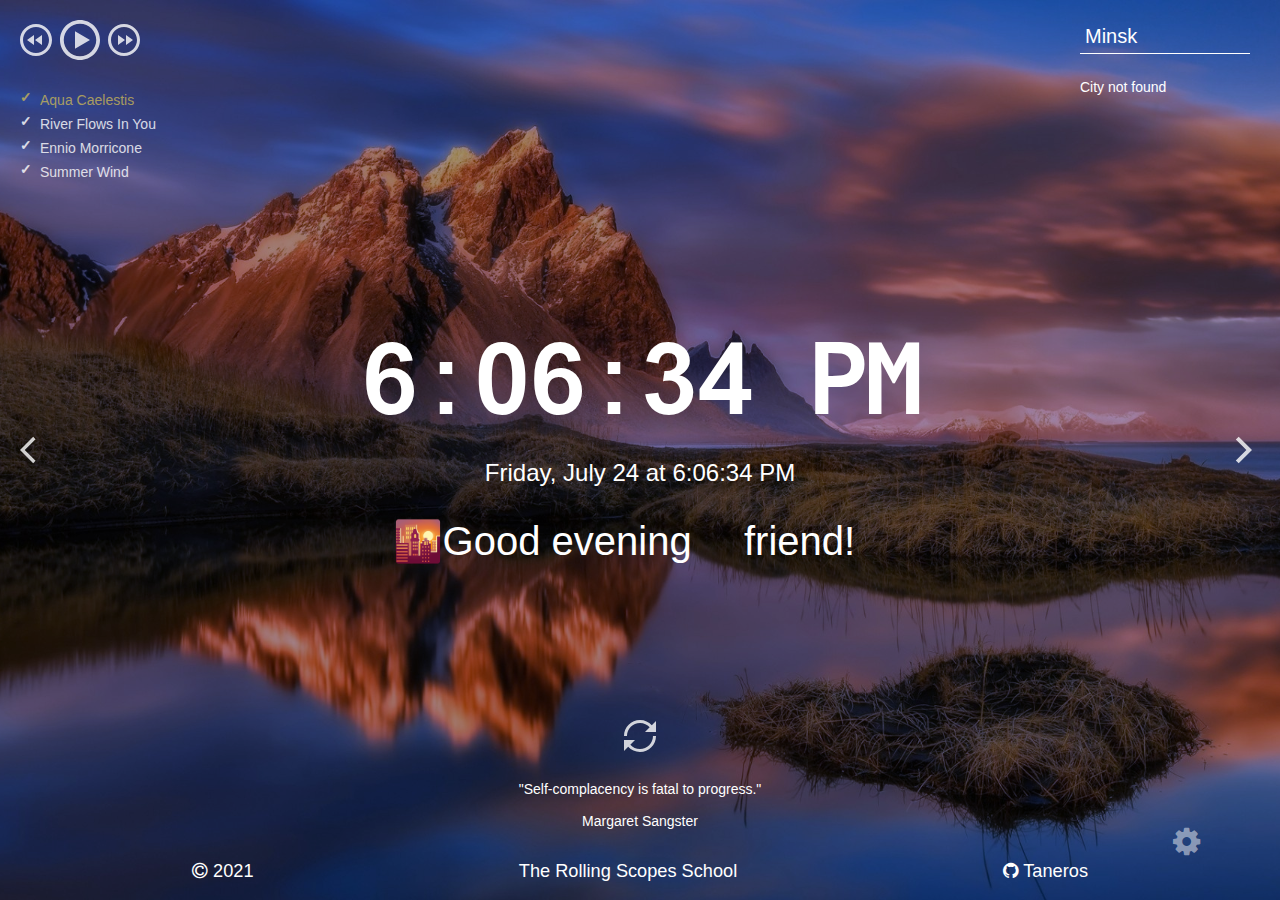
<file: momentum/index.html>
<!DOCTYPE html>
<html lang="en">
  <head>
    <meta charset="UTF-8" />
    <meta name="viewport" content="width=device-width, initial-scale=1.0" />
    <link href="assets/favicon.ico" rel="shortcut icon" />
    <link rel="stylesheet" href="css/owfont-regular.css" />
    <link rel="stylesheet" href="css/style.css" />
    <link rel="stylesheet" href="css/nullstyle.css" />
    <link rel="stylesheet" href="https://cdnjs.cloudflare.com/ajax/libs/font-awesome/4.7.0/css/font-awesome.min.css" />
    <script type="module" src="js/script.js" defer></script>
    <title>momentum</title>
  </head>
  <body>
    <header class="header">
      <div class="player">
        <audio class="audio" src="https://7oom.ru/audio/naturesounds/07%20Birds%20(7oom.ru).mp3"></audio>
        <div class="player-controls">
          <button class="play-prev player-icon"></button>
          <button class="play player-icon"></button>
          <button class="play-next player-icon"></button>
        </div>
        <ul class="play-list"></ul>
      </div>
      <div class="weather">
        <input type="text" class="city" value="Minsk" />
        <i class="weather-icon owf"></i>
        <div class="weather-error"></div>
        <div class="description-container">
          <span class="temperature"></span>
          <span class="weather-description"></span>
        </div>
        <div class="wind"></div>
        <div class="humidity"></div>
      </div>
    </header>
    <main class="main">
      <div class="slider-icons">
        <button class="slide-prev slider-icon"></button>
        <button class="slide-next slider-icon"></button>
      </div>
      <time class="time"></time>
      <date class="date"></date>
      <div class="greeting-container">
        <span class="greeting">Good afternoon</span>
        <input type="text" class="name" value="friend!" oninput="this.style.width = (this.value.length + 1) * 1.1 + 'ch'" />
      </div>
    </main>
    <footer class="footer">
      <div class="quote-container">
        <button class="change-quote"></button>
        <div>
          <div class="quote"></div>
          <div class="author"></div>
        </div>
      </div>
      <button class="settings"><i class="fa fa-gear"></i></button>
      <div id="myNav" class="overlay">
        <a href="#" class="closebtn">&times;</a>
        <div class="overlay-content">
          <div class="overlay-content__hideShowEl">
            <h2 class="overlay-content__header">Hide Elements</h2>
            <div class="hideShowEl__checkbox">
              <label class="container" for="hide1"
                ><span>Time</span>
                <input type="checkbox" data-time-show="" value="time" checked="true" id="hide1" />
                <span class="checkmark"></span>
              </label>
              <label class="container" for="hide2"
                ><span>Date</span>
                <input type="checkbox" data-date-show="" value="date" checked="true" id="hide2" />
                <span class="checkmark"></span>
              </label>
              <label class="container" for="hide3"
                ><span>Greeting</span>
                <input type="checkbox" data-greeting-show="" value="greeting" checked="true" id="hide3" />
                <span class="checkmark"></span>
              </label>
              <label class="container" for="hide4"
                ><span>Quote of Day</span>
                <input type="checkbox" data-quote-show="" value="quote" checked="true" id="hide4" />
                <span class="checkmark"></span>
              </label>
              <label class="container" for="hide5"
                ><span>Weather</span>
                <input type="checkbox" data-weather-show="" value="weather" checked="true" id="hide5" />
                <span class="checkmark"></span>
              </label>
              <label class="container" for="hide6"
                ><span>Audio Player</span>
                <input type="checkbox" data-audio-player-show="" value="audio-player" checked="true" id="hide6" />
                <span class="checkmark"></span>
              </label>
            </div>
          </div>
          <div class="overlay-content__bgImgSrc">
            <h2 class="overlay-content__header">Change Background</h2>

            <div class="bgImgSrc__checkbox">
              <label class="container" for="bgImgSrc1"
                >Flickr
                <input type="radio" value="flickr" name="bgImgSrc" id="bgImgSrc1" />
                <span class="checkmark"></span>
              </label>
              <label class="container" for="bgImgSrc2"
                >Unsplash
                <input type="radio" value="unsplash" name="bgImgSrc" id="bgImgSrc2" />
                <span class="checkmark"></span>
              </label>
              <label class="container" for="bgImgSrc3"
                >Github
                <input type="radio" value="github" name="bgImgSrc" id="bgImgSrc3" checked="true" />
                <span class="checkmark"></span>
              </label>
            </div>
          </div>
          <div class="overlay-content__translate">
            <h2 class="overlay-content__header">Change Language</h2>
            <div class="translate__checkbox">
              <label class="container" for="lang1"
                >EN
                <input type="radio" value="EN" id="lang1" name="lang" checked="true" />
                <span class="checkmark"></span>
              </label>
              <label class="container" for="lang2"
                >РУС
                <input type="radio" value="RU" id="lang2" name="lang" />
                <span class="checkmark"></span>
              </label>
            </div>
          </div>
        </div>
      </div>
      <div class="school-container">
        <div class="student-info">
          <div class="student-info__details">
            <p id="rss1"><i class="fa fa-copyright"></i> 2021</p>
            <a href="https://rs.school" target="_blank" class="transition" id="rss">The Rolling Scopes School</a>
            <a href="https://github.com/taneros" target="_blank" class="transition"><i class="fa fa-github"></i> Taneros</a>
          </div>
        </div>
      </div>
    </footer>
  </body>
</html>
</file>
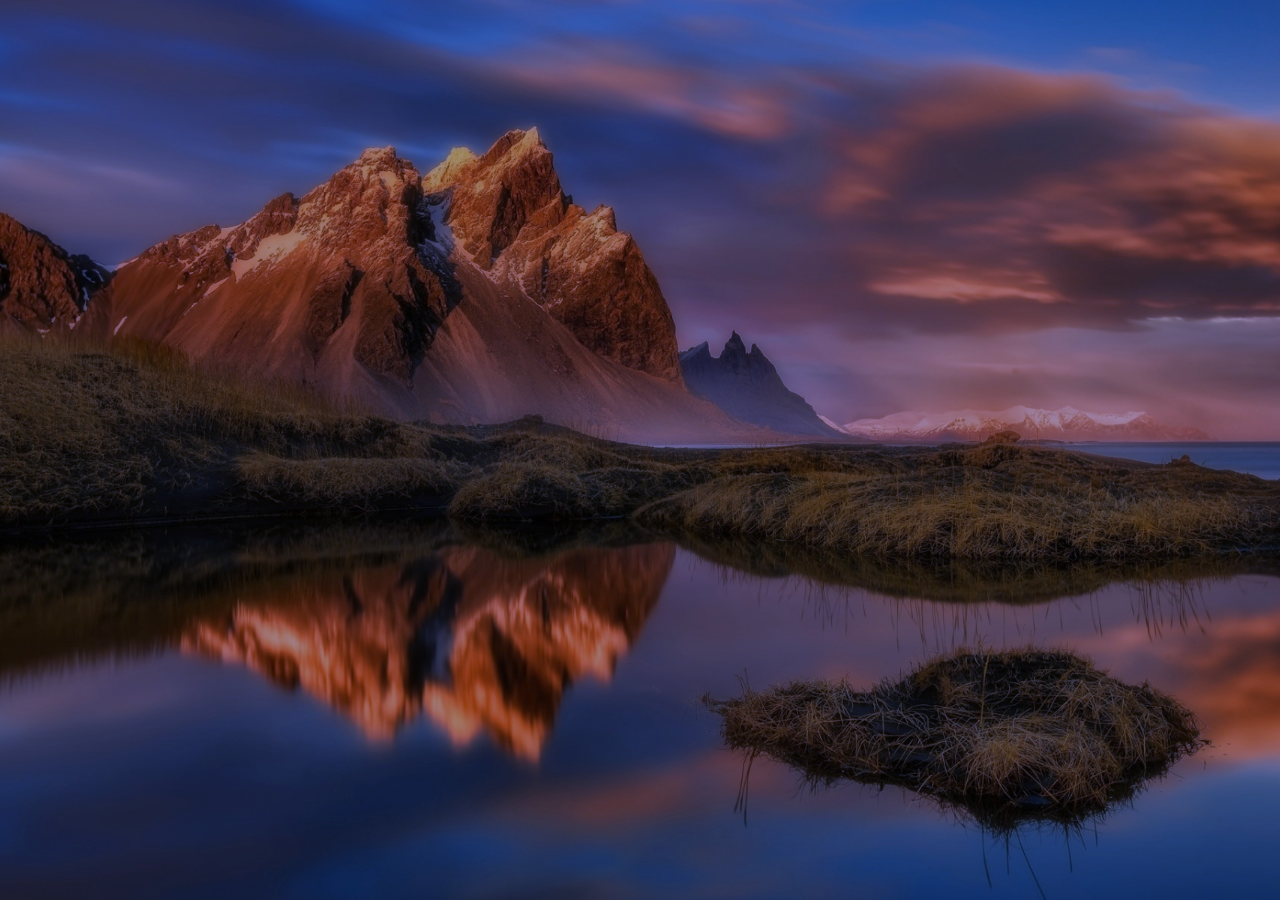
<file: momentum/index-flickr.html>
<!DOCTYPE html>
<html lang="en">
  <head>
    <meta charset="UTF-8" />
    <meta name="viewport" content="width=device-width, initial-scale=1.0" />
    <title>Document</title>
    <link rel="stylesheet" href="css/nullstyle.css" />
    <link rel="stylesheet" href="css/style-flickr.css" />
    <script src="js/flickr.js" defer></script>
  </head>
  <body></body>
</html>
</file>
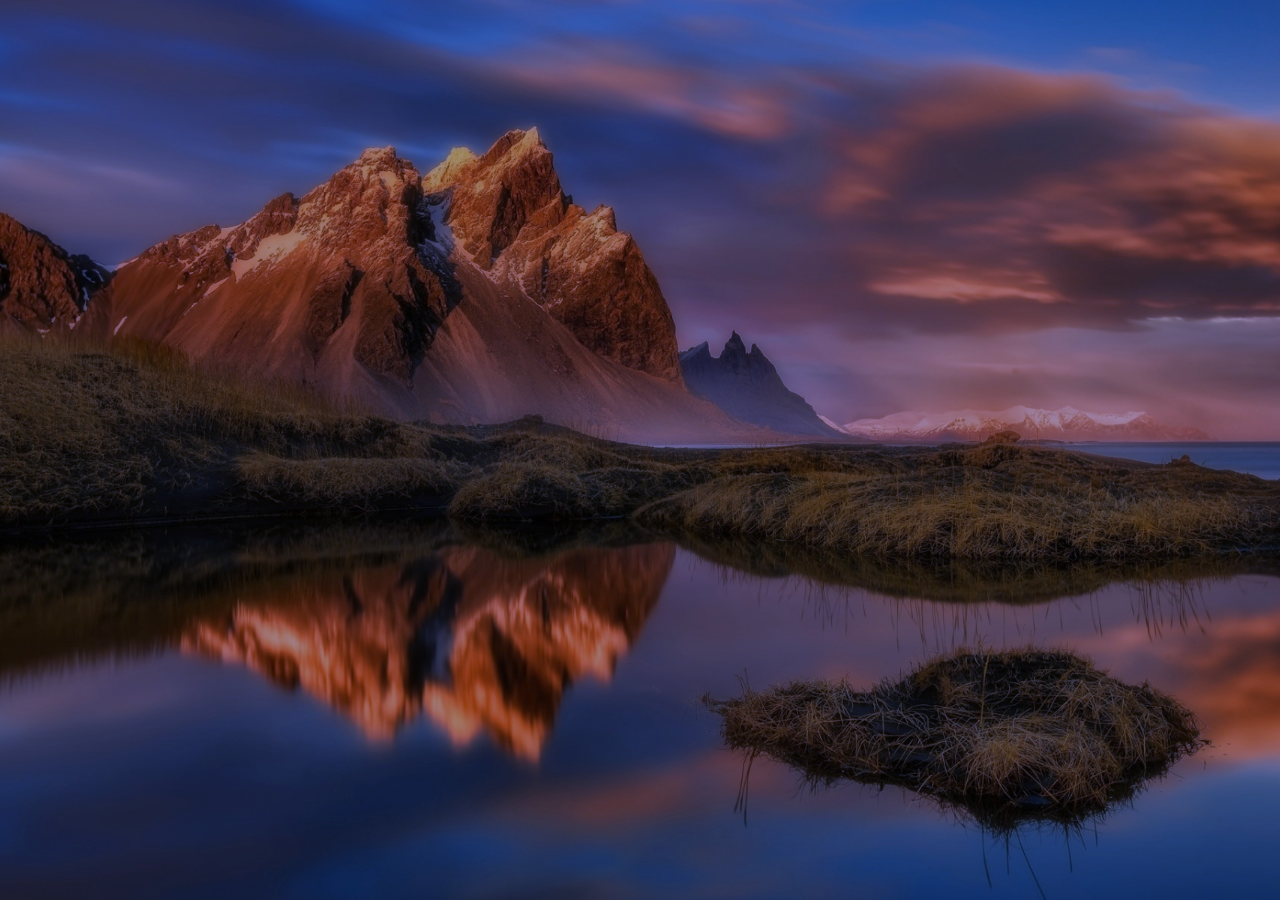
<file: momentum/index-unsplash.html>
<!DOCTYPE html>
<html lang="en">
  <head>
    <meta charset="UTF-8" />
    <meta name="viewport" content="width=device-width, initial-scale=1.0" />
    <title>Document</title>
    <link rel="stylesheet" href="css/nullstyle.css" />
    <link rel="stylesheet" href="css/style-flickr.css" />
    <script src="js/unsplash.js" defer></script>
  </head>
  <body></body>
</html>
</file>
<file: momentum/css/owfont-regular.css>
/*!
 *  owfont-regular 1.0.0 by Deniz Fuchidzhiev - http://websygen.com
 *  License - font: SIL OFL 1.1, css: MIT License
 */
/* FONT PATH
 * -------------------------- */
@font-face {
  font-family: 'owfont';
  src: url('../assets/fonts/owfont-regular.eot?v=1.0.0');
  src: url('../assets/fonts/owfont-regular.eot?#iefix&v=1.0.0') format('embedded-opentype'),
	   url('../assets/fonts/owfont-regular.woff') format('woff'),
	   url('../assets/fonts/owfont-regular.ttf') format('truetype'),
	   url('../assets/fonts/owfont-regular.svg#owf-regular') format('svg');
  font-weight: normal;
  font-style: normal;
}
.owf {
  display: inline-block;
  font: normal normal normal 14px/1 owfont;
  font-size: inherit;
  text-rendering: auto;
  -webkit-font-smoothing: antialiased;
  -moz-osx-font-smoothing: grayscale;
  transform: translate(0, 0);
}
/* makes the font 33% larger relative to the icon container */
.owf-lg {
  font-size: 1.33333333em;
  line-height: 0.75em;
  vertical-align: -15%;
}
.owf-2x {
  font-size: 2em;
}
.owf-3x {
  font-size: 3em;
}
.owf-4x {
  font-size: 4em;
}
.owf-5x {
  font-size: 5em;
}
.owf-fw {
  width: 1.28571429em;
  text-align: center;
}
.owf-ul {
  padding-left: 0;
  margin-left: 2.14285714em;
  list-style-type: none;
}
.owf-ul > li {
  position: relative;
}
.owf-li {
  position: absolute;
  left: -2.14285714em;
  width: 2.14285714em;
  top: 0.14285714em;
  text-align: center;
}
.owf-li.owf-lg {
  left: -1.85714286em;
}
.owf-border {
  padding: .2em .25em .15em;
  border: solid 0.08em #eeeeee;
  border-radius: .1em;
}
.owf-pull-right {
  float: right;
}
.owf-pull-left {
  float: left;
}
.owf.owf-pull-left {
  margin-right: .3em;
}
.owf.owf-pull-right {
  margin-left: .3em;
}

/* owfont uses the Unicode Private Use Area (PUA) to ensure screen
   readers do not read off random characters that represent icons */
   
/*   Weather Condition Codes    */
   
/*   Thunderstorm - - - - - - - - - - - - - - - - - - - - - - - - - - - - - - - - - - - -    */
   
/* thunderstorm with light rain */
.owf-200:before,
.owf-200-d:before,
.owf-200-n:before {
  content: "\EB28";
}
/* thunderstorm with rain */
.owf-201:before,
.owf-201-d:before,
.owf-201-n:before {
  content: "\EB29";
}
/* thunderstorm with heavy rain */
.owf-202:before,
.owf-202-d:before,
.owf-202-n:before {
  content: "\EB2A";
}
/*  light thunderstorm  */
.owf-210:before,
.owf-210-d:before,
.owf-210-n:before {
  content: "\EB32";
}
/*  thunderstorm  */
.owf-211:before,
.owf-211-d:before,
.owf-211-n:before {
  content: "\EB33";
}
/*   heavy thunderstorm   */
.owf-212:before,
.owf-212-d:before,
.owf-212-n:before {
  content: "\EB34";
}
/*   ragged thunderstorm   */
.owf-221:before,
.owf-221-d:before,
.owf-221-n:before {
  content: "\EB3D";
}
/*  thunderstorm with light drizzle    */
.owf-230:before,
.owf-230-d:before,
.owf-230-n:before {
  content: "\EB46";
}
/*  thunderstorm with drizzle     */
.owf-231:before,
.owf-231-d:before,
.owf-231-n:before {
  content: "\EB47";
}
/* thunderstorm with heavy drizzle     */
.owf-232:before,
.owf-232-d:before,
.owf-232-n:before {
  content: "\EB48";
}

/*   Drizzle - - - - - - - - - - - - - - - - - - - - - - - - - - - - - - - - - - - -    */

/*  light intensity drizzle */
.owf-300:before,
.owf-300-d:before,
.owf-300-n:before {
  content: "\EB8C";
}
/*  drizzle */
.owf-301:before,
.owf-301-d:before,
.owf-301-n:before {
  content: "\EB8D";
}
/*  heavy intensity drizzle  */
.owf-302:before,
.owf-302-d:before,
.owf-302-n:before {
  content: "\EB8E";
}
/*   light intensity drizzle rain  */
.owf-310:before,
.owf-310-d:before,
.owf-310-n:before {
  content: "\EB96";
}
/*  drizzle rain  */
.owf-311:before,
.owf-311-d:before,
.owf-311-n:before {
  content: "\EB97";
}
/* heavy intensity drizzle rain */
.owf-312:before,
.owf-312-d:before,
.owf-312-n:before {
  content: "\EB98";
}
/* shower rain and drizzle  */
.owf-313:before,
.owf-313-d:before,
.owf-313-n:before {
  content: "\EB99";
}
/* heavy shower rain and drizzle*/
.owf-314:before,
.owf-314-d:before,
.owf-314-n:before {
  content: "\EB9A";
}
/* shower drizzle */
.owf-321:before,
.owf-321-d:before,
.owf-321-n:before {
  content: "\EBA1";
}

/*   Rain - - - - - - - - - - - - - - - - - - - - - - - - - - - - - - - - - - - -    */

/* light rain  */
.owf-500:before,
.owf-500-d:before,
.owf-500-n:before {
  content: "\EC54";
}
/* moderate rain  */
.owf-501:before,
.owf-501-d:before,
.owf-501-n:before {
  content: "\EC55";
}
/* heavy intensity rain  */
.owf-502:before,
.owf-502-d:before,
.owf-502-n:before {
  content: "\EC56";
}
/* very heavy rain   */
.owf-503:before,
.owf-503-d:before,
.owf-503-n:before {
  content: "\EC57";
}
/* extreme rain    */
.owf-504:before,
.owf-504-d:before,
.owf-504-n:before {
  content: "\EC58";
}
/* freezing rain    */
.owf-511:before,
.owf-511-d:before,
.owf-511-n:before {
  content: "\EC5F";
}
/*  light intensity shower rain    */
.owf-520:before,
.owf-520-d:before,
.owf-520-n:before {
  content: "\EC68";
}
/* shower rain  */
.owf-521:before,
.owf-521-d:before,
.owf-521-n:before {
  content: "\EC69";
}
/*  heavy intensity shower rain  */
.owf-522:before,
.owf-522-d:before,
.owf-522-n:before {
  content: "\EC6A";
}
/* ragged shower rain  */
.owf-531:before,
.owf-531-d:before,
.owf-531-n:before {
  content: "\EC73";
}

/*   Snow - - - - - - - - - - - - - - - - - - - - - - - - - - - - - - - - - - - -    */

/* light snow  */
.owf-600:before,
.owf-600-d:before,
.owf-600-n:before {
  content: "\ECB8";
}
/*  snow  */
.owf-601:before,
.owf-601-d:before,
.owf-601-n:before {
  content: "\ECB9";
}
/*   heavy snow   */
.owf-602:before,
.owf-602-d:before,
.owf-602-n:before {
  content: "\ECBA";
}
/*  sleet  */
.owf-611:before,
.owf-611-d:before,
.owf-611-n:before {
  content: "\ECC3";
}
/*   shower sleet */
.owf-612:before,
.owf-612-d:before,
.owf-612-n:before {
  content: "\ECC4";
}
/* light rain and snow */
.owf-615:before,
.owf-615-d:before,
.owf-615-n:before {
  content: "\ECC7";
}
/* rain and snow  */
.owf-616:before,
.owf-616-d:before,
.owf-616-n:before {
  content: "\ECC8";
}
/* light shower snow  */
.owf-620:before,
.owf-620-d:before,
.owf-620-n:before {
  content: "\ECCC";
}
/* shower snow  */
.owf-621:before,
.owf-621-d:before,
.owf-621-n:before {
  content: "\ECCD";
}
/* heavy shower snow  */
.owf-622:before,
.owf-622-d:before,
.owf-622-n:before {
  content: "\ECCE";
}

/*   Atmosphere - - - - - - - - - - - - - - - - - - - - - - - - - - - - - - - - - - - -    */

/* mist */
.owf-701:before,
.owf-701-d:before,
.owf-701-n:before {
  content: "\ED1D";
}
/* smoke */
.owf-711:before,
.owf-711-d:before,
.owf-711-n:before {
  content: "\ED27";
}
/* haze */
.owf-721:before,
.owf-721-d:before,
.owf-721-n:before {
  content: "\ED31";
}
/* Sand/Dust Whirls */
.owf-731:before,
.owf-731-d:before,
.owf-731-n:before {
  content: "\ED3B";
}
/* Fog */
.owf-741:before,
.owf-741-d:before,
.owf-741-n:before {
  content: "\ED45";
}
/* sand */
.owf-751:before,
.owf-751-d:before,
.owf-751-n:before {
  content: "\ED4F";
}
/* dust */
.owf-761:before,
.owf-761-d:before,
.owf-761-n:before {
  content: "\ED59";
}
/*  VOLCANIC ASH  */
.owf-762:before,
.owf-762-d:before,
.owf-762-n:before {
  content: "\ED5A";
}
/* SQUALLS */
.owf-771:before,
.owf-771-d:before,
.owf-771-n:before {
  content: "\ED63";
}
/* TORNADO */
.owf-781:before,
.owf-781-d:before,
.owf-781-n:before {
  content: "\ED6D";
}

/*   Clouds - - - - - - - - - - - - - - - - - - - - - - - - - - - - - - - - - - - -    */

/*  sky is clear  */  /*  Calm  */
.owf-800:before,
.owf-800-d:before,
.owf-951:before,
.owf-951-d:before {
  content: "\ED80";
}
.owf-800-n:before,
.owf-951-n:before {
  content: "\F168";
}
/*  few clouds   */
.owf-801:before,
.owf-801-d:before {
  content: "\ED81";
}
.owf-801-n:before {
  content: "\F169";
}
/* scattered clouds */
.owf-802:before,
.owf-802-d:before {
  content: "\ED82";
}
.owf-802-n:before {
  content: "\F16A";
}
/* broken clouds  */
.owf-803:before,
.owf-803-d:before,
.owf-803-n:before {
  content: "\ED83";
}
/* overcast clouds  */
.owf-804:before,
.owf-804-d:before,
.owf-804-n:before {
  content: "\ED84";
}

/*   Extreme - - - - - - - - - - - - - - - - - - - - - - - - - - - - - - - - - - - -    */

/* tornado  */
.owf-900:before,
.owf-900-d:before,
.owf-900-n:before {
  content: "\EDE4";
}
/*  tropical storm  */
.owf-901:before,
.owf-901-d:before,
.owf-901-n:before {
  content: "\EDE5";
}
/* hurricane */
.owf-902:before,
.owf-902-d:before,
.owf-902-n:before {
  content: "\EDE6";
}
/* cold */
.owf-903:before,
.owf-903-d:before,
.owf-903-n:before {
  content: "\EDE7";
}
/* hot */
.owf-904:before,
.owf-904-d:before,
.owf-904-n:before {
  content: "\EDE8";
}
/* windy */
.owf-905:before,
.owf-905-d:before,
.owf-905-n:before {
  content: "\EDE9";
}
/* hail */
.owf-906:before,
.owf-906-d:before,
.owf-906-n:before {
  content: "\EDEA";
}

/*   Additional - - - - - - - - - - - - - - - - - - - - - - - - - - - - - - - - - - - -    */

/* Setting */
.owf-950:before,
.owf-950-d:before,
.owf-950-n:before {
  content: "\EE16";
}
/*  Light breeze  */
.owf-952:before,
.owf-952-d:before,
.owf-952-n:before {
  content: "\EE18";
}
/*  Gentle Breeze  */
.owf-953:before,
.owf-953-d:before,
.owf-953-n:before {
  content: "\EE19";
}
/*  Moderate breeze  */
.owf-954:before,
.owf-954-d:before,
.owf-954-n:before {
  content: "\EE1A";
}
/* Fresh Breeze  */
.owf-955:before,
.owf-955-d:before,
.owf-955-n:before {
  content: "\EE1B";
}
/* Strong  Breeze  */
.owf-956:before,
.owf-956-d:before,
.owf-956-n:before {
  content: "\EE1C";
}
/* High wind, near gale  */
.owf-957:before,
.owf-957-d:before,
.owf-957-n:before {
  content: "\EE1D";
}
/* Gale */
.owf-958:before,
.owf-958-d:before,
.owf-958-n:before {
  content: "\EE1E";
}
/*  Severe Gale  */
.owf-959:before,
.owf-959-d:before,
.owf-959-n:before {
  content: "\EE1F";
}
/* Storm */
.owf-960:before,
.owf-960-d:before,
.owf-960-n:before {
  content: "\EE20";
}
/*  Violent Storm  */
.owf-961:before,
.owf-961-d:before,
.owf-961-n:before {
  content: "\EE21";
}
/* Hurricane */
.owf-962:before,
.owf-962-d:before,
.owf-962-n:before {
  content: "\EE22";
}
</file>
<file: momentum/css/style.css>
@font-face {
  font-family: 'Arial-MT';
  src: url('../assets/fonts/Arial-MT.woff'); /* Путь к файлу со шрифтом */
}

* {
  box-sizing: border-box;
  margin: 0;
  padding: 0;
}

body {
  min-width: 480px;
  min-height: 100vh;
  font-family: 'Arial', sans-serif;
  font-size: 16px;
  color: #fff;
  text-align: center;
  background: url('../assets/img/bg.jpg') center/cover, rgba(0, 0, 0, 0.5);
  background-color: rgba(78, 78, 255, 0.534);
  background-position: center;
  background-size: cover;
  background-blend-mode: multiply;
  transition: background-image 1s ease-in-out;
}

.header {
  display: flex;
  justify-content: space-between;
  align-items: flex-start;
  width: 100%;
  height: 30vh;
  min-height: 220px;
  padding: 20px;
}

.player-controls {
  display: flex;
  align-items: center;
  justify-content: space-between;
  width: 120px;
  margin-bottom: 28px;
  height: 40px;
}

.play-list {
  text-align: left;
}

.play-item {
  position: relative;
  padding: 5px;
  padding-left: 20px;
  list-style: none;
  opacity: 0.8;
  cursor: pointer;
  transition: 0.3s;
}

.play-item:hover {
  opacity: 1;
}

.play-item::before {
  content: '\2713';
  position: absolute;
  left: 0;
  top: 2px;
  font-weight: 900;
}

.item-active::before {
  color: #c5b358;
}

.play-item.item-active {
  color: #c5b358;
}

.player-icon,
.slider-icon,
.change-quote {
  width: 32px;
  height: 32px;
  background-size: 32px 32px;
  background-position: center center;
  background-repeat: no-repeat;
  background-color: transparent;
  border: 0;
  outline: 0;
  opacity: 0.8;
  cursor: pointer;
  transition: 0.3s;
}

.player-icon:hover,
.slider-icon:hover,
.change-quote:hover {
  opacity: 1;
}

.player-icon:active,
.slider-icon:active,
.change-quote:active {
  border: 0;
  outline: 0;
  transform: scale(1.1);
}

.play {
  width: 40px;
  height: 40px;
  background-size: 40px 40px;
  background-image: url('../assets/svg/play.svg');
}

.pause {
  background-image: url('../assets/svg/pause.svg');
}

.play-prev {
  background-image: url('../assets/svg/play-prev.svg');
}

.play-next {
  background-image: url('../assets/svg/play-next.svg');
}

.weather {
  display: flex;
  flex-direction: column;
  justify-content: space-between;
  align-items: flex-start;
  row-gap: 5px;
  width: 180px;
  min-height: 180px;
  text-align: left;
}

.weather-error {
  margin-top: -10px;
}

.description-container {
  display: flex;
  flex-wrap: wrap;
  justify-content: flex-start;
  align-items: center;
  column-gap: 12px;
}

.weather-icon {
  font-size: 44px;
}

.city {
  width: 170px;
  height: 34px;
  padding: 5px;
  font-size: 20px;
  line-height: 24px;
  color: #fff;
  border: 0;
  outline: 0;
  border-bottom: 1px solid #fff;
  background-color: transparent;
  transition: all 0.5s ease-in;
}

.city:hover {
  background-color: rgba(0, 0, 0, 0.411);
  border-color: rgba(0, 0, 0, 0.411);
  cursor: pointer;
  border-top-right-radius: 5px;
  border-top-left-radius: 5px;
  transition: all 0.5s ease-in;
}

.city::placeholder {
  font-size: 20px;
  color: #fff;
  opacity: 0.6;
}

.main {
  position: relative;
  display: flex;
  flex-direction: column;
  justify-content: center;
  align-items: center;
  width: 100%;
  height: 40vh;
  min-height: 260px;
  padding: 20px;
}

.slider-icon {
  position: absolute;
  top: 50%;
  margin-top: -16px;
  cursor: pointer;
}

.slide-prev {
  left: 20px;
  background-image: url('../assets/svg/slider-prev.svg');
}

.slide-next {
  right: 20px;
  background-image: url('../assets/svg/slider-next.svg');
}

.time {
  min-height: 124px;
  margin-bottom: 10px;
  font-family: 'Arial-MT';
  font-size: 100px;
  letter-spacing: -4px;
}

.date {
  min-height: 28px;
  font-size: 24px;
  margin-bottom: 20px;
}

.greeting-container {
  display: flex;
  /* flex-wrap: wrap; */
  justify-content: center;
  align-items: center;
  min-height: 48px;
  width: 100vw;
  font-size: 40px;
}

.greeting {
  /* flex: auto; */
  padding: 10px;
  text-align: center;
}

.name {
  /* flex: auto; */
  max-width: 50%;
  padding: 10px;
  font-size: 40px;
  text-align: center;
  color: #fff;
  background-color: transparent;
  border: 0;
  outline: 0;
  transition: background-color 0.5s ease-out;
  border-radius: 5px;
}

.name::placeholder {
  color: #fff;
  opacity: 0.6;
}

.footer {
  position: relative;
  display: flex;
  flex-direction: column;
  justify-content: flex-end;
  align-items: center;
  width: 100%;
  height: 30vh;
  min-height: 160px;
  padding: 20px;
}

.quote-container {
  width: 70vw;
}

.change-quote {
  margin-bottom: 30px;
  background-image: url('../assets/svg/reload.svg');
}

.quote {
  min-height: 32px;
}

.author {
  min-height: 20px;
}

.name:hover {
  background-color: rgba(0, 0, 0, 0.411);
  cursor: pointer;
  border-radius: 5px;
  transition: background-color 0.5s ease-in;
}

/* SETTINGS */
.settings {
  position: absolute;
  right: 5%;
  bottom: 10%;
  border: none;
  padding: 12px 16px;
  font-size: 32px;
  cursor: pointer;
  background-color: transparent;
  transition: background-color 0.5s ease-out;
}

.settings i {
  display: inline-block;
  color: rgba(255, 255, 255, 0.493);
}

.settings:hover {
  /* background-color: rgba(0, 0, 0, 0.411); */
  transition: all 0.5s ease-in;
  transform: rotateZ(45deg);
}

.settings:hover i {
  transform: rotate(45deg);
}

.overlay {
  height: 0%;
  /* leave 100%  for debugging */
  /* height: 100%; */
  width: 100%;
  position: fixed;
  z-index: 1;
  top: 0;
  left: 0;
  background-color: rgba(0, 0, 0, 0.85);
  overflow-y: hidden;
  transition: 0.5s;
}

.overlay-content {
  position: relative;
  width: 100%;
  height: 50vh;
  text-align: center;
  margin-top: auto;
  margin-bottom: auto;
  /* background-color: tomato; */
  top: 50%;
  -webkit-transform: translateY(-50%);
  -ms-transform: translateY(-50%);
  transform: translateY(-50%);
}

.overlay a {
  padding: 8px;
  text-decoration: none;
  font-size: 36px;
  color: #818181;
  display: block;
  transition: 0.3s;
}

.overlay a:hover,
.overlay a:focus {
  color: #f1f1f1;
}

.overlay .closebtn {
  position: absolute;
  top: 20px;
  right: 45px;
  font-size: 60px;
}

.overlay-content {
  display: flex;
  flex-direction: row;
  justify-content: space-around;
}

.overlay-content > div {
  position: relative;
  height: 100%;
  width: 30%;
  /* background-color: turquoise; */
  padding: 1rem;
  outline: 1px solid #fff;
  border-radius: 5px;
}

.overlay-content__header {
  font-size: 2rem;
}

.overlay-content div > div {
  margin-top: 30px;
}

/* hide elements funcitonality styles */

.hideShowEl__checkbox {
  display: flex;
  flex-direction: column;
  justify-content: center;
  align-items: start;
}

.hideShowEl__checkbox .container {
  display: block;
  position: relative;
  padding-left: 35px;
  margin-bottom: 12px;
  cursor: pointer;
  font-size: 22px;
  -webkit-user-select: none;
  -moz-user-select: none;
  -ms-user-select: none;
  user-select: none;
}

.hideShowEl__checkbox .container input {
  position: absolute;
  opacity: 0;
  cursor: pointer;
  height: 0;
  width: 0;
}

.hideShowEl__checkbox .checkmark {
  position: absolute;
  top: 0;
  left: 0;
  height: 25px;
  width: 25px;
  background-color: #eee;
}

.hideShowEl__checkbox .container:hover input ~ .checkmark {
  background-color: #ccc;
}

.hideShowEl__checkbox .container input:checked ~ .checkmark {
  background-color: #2196f3;
}

.hideShowEl__checkbox .checkmark:after {
  content: '';
  position: absolute;
  display: none;
}

.hideShowEl__checkbox .container input:checked ~ .checkmark:after {
  display: block;
}

.hideShowEl__checkbox .container .checkmark:after {
  left: 7px;
  top: 3px;
  width: 10px;
  height: 15px;
  border: solid white;
  border-width: 0 3px 3px 0;
  -webkit-transform: rotate(45deg);
  -ms-transform: rotate(45deg);
  transform: rotate(45deg);
}

/* Change bg styles */

.overlay-content__bgImgSrc > div {
}

.overlay-content__bgImgSrc > div p {
  text-align: justify;
  line-height: 2rem;
  font-size: 1.3rem;
  width: auto;
}

/* Translation section styles */

.translate__checkbox {
  display: flex;
  flex-direction: row;
  justify-content: center;
  align-items: center;
}

.translate__checkbox .container {
  display: block;
  position: relative;
  padding-left: 35px;
  /* margin-bottom: 12px; */
  cursor: pointer;
  font-size: 22px;
  -webkit-user-select: none;
  -moz-user-select: none;
  -ms-user-select: none;
  user-select: none;
}

.translate__checkbox .container:last-child {
  margin-left: 20px;
}

.translate__checkbox .container input {
  position: absolute;
  opacity: 0;
  cursor: pointer;
}

.translate__checkbox .checkmark {
  position: absolute;
  top: 0;
  left: 0;
  height: 25px;
  width: 25px;
  background-color: #eee;
  border-radius: 50%;
}

.translate__checkbox .container:hover input ~ .checkmark {
  background-color: #ccc;
}

.translate__checkbox .container input:checked ~ .checkmark {
  background-color: #2196f3;
}

.translate__checkbox .checkmark:after {
  content: '';
  position: absolute;
  display: none;
}

.translate__checkbox .container input:checked ~ .checkmark:after {
  display: block;
}

.translate__checkbox .container .checkmark:after {
  top: 9px;
  left: 9px;
  width: 8px;
  height: 8px;
  border-radius: 50%;
  background: white;
}

/* IMage BG section styles */

.bgImgSrc__checkbox {
  display: flex;
  flex-direction: column;
  justify-content: center;
  align-items: flex-start;
  margin-left: auto;
  margin-right: auto;
  width: max-content;
}

.bgImgSrc__checkbox .container {
  display: block;
  position: relative;
  padding-left: 35px;
  /* margin-bottom: 12px; */
  cursor: pointer;
  font-size: 22px;
  -webkit-user-select: none;
  -moz-user-select: none;
  -ms-user-select: none;
  user-select: none;
}
.bgImgSrc__checkbox .container {
  margin-bottom: 12px;
}

.bgImgSrc__checkbox .container input {
  /* position: absolute; */
  opacity: 0;
  cursor: pointer;
}

.bgImgSrc__checkbox .checkmark {
  position: absolute;
  top: 0;
  left: 0;
  height: 25px;
  width: 25px;
  background-color: #eee;
  border-radius: 50%;
}

.bgImgSrc__checkbox .container:hover input ~ .checkmark {
  background-color: #ccc;
}

.bgImgSrc__checkbox .container input:checked ~ .checkmark {
  background-color: #2196f3;
}

.bgImgSrc__checkbox .checkmark:after {
  content: '';
  position: absolute;
  display: none;
}

.bgImgSrc__checkbox .container input:checked ~ .checkmark:after {
  display: block;
}

.bgImgSrc__checkbox .container .checkmark:after {
  top: 9px;
  left: 9px;
  width: 8px;
  height: 8px;
  border-radius: 50%;
  background: white;
}

/* student info */

.student-info {
  height: auto;
  width: 70vw;
  margin-top: 2rem;
  display: flex;
  flex-direction: row;
  justify-content: center;
  align-items: center;
}

.student-info__details {
  width: 100%;
  display: flex;
  justify-content: space-between;
}
.student-info__details p {
  /* font-family: Roboto;
  /* font-style: normal; */
  font-weight: 200;
  font-size: 1.3rem;
  /* line-height: 1.5rem; */
  /* identical to box height, or 100% */
  /* letter-spacing: 2px; */
}

.student-info__details > * {
  font-weight: 200;
  font-size: 1.3rem;
  /* letter-spacing: 2px; */
  color: #ffffff;
  text-decoration: none;
}

#rss {
  position: relative;
}

#rss::before {
  /* content: url('../assets/svg/rs_school_js.svg'); */
  /* background-image: url('../assets/svg/rs_school_js.svg'); */
  /* background-size: cover; */
  /* height: 50px;
  position: absolute;
  content: '';
  background: url('../assets/svg/rs_school_js.svg');
  width: 50px;
  height: 25px;
  display: block;
  background-size: cover;
  left: -60px;
  top: -10px; */
}

/* app reseize */
@media (max-width: 768px) {
  .time {
    min-height: 80px;
    font-size: 72px;
  }

  .greeting-container {
    min-height: 40px;
    font-size: 32px;
  }

  .greeting {
    padding: 5px;
  }

  .name {
    font-size: 32px;
    padding: 5px;
  }
}

/* settings overlay */
@media screen and (max-height: 450px) {
  .overlay {
    overflow-y: auto;
  }
  .overlay a {
    font-size: 20px;
  }
  .overlay .closebtn {
    font-size: 40px;
    top: 15px;
    right: 35px;
  }
}
</file>
<file: momentum/css/nullstyle.css>
*{
	padding: 0;
	margin: 0;
	border: 0;
}
*,*:before,*:after{
	-moz-box-sizing: border-box;
	-webkit-box-sizing: border-box;
	box-sizing: border-box;
}
:focus,:active{outline: none;}
a:focus,a:active{outline: none;}

nav,footer,header,aside{display: block;}

html,body{
	height: 100%;
	width: 100%;
	font-size: 100%;
	line-height: 1;
	font-size: 14px;
	-ms-text-size-adjust: 100%;
	-moz-text-size-adjust: 100%;
	-webkit-text-size-adjust: 100%;
}
input,button,textarea{font-family:inherit;}

input::-ms-clear{display: none;}
button{cursor: pointer;}
button::-moz-focus-inner {padding:0;border:0;}
a, a:visited{text-decoration: none;}
a:hover{text-decoration: none;}
ul li{list-style: none;}
img{vertical-align: top;}

h1,h2,h3,h4,h5,h6{font-size:inherit;font-weight: 400;}
</file>
<file: momentum/css/style-flickr.css>
body {
  min-width: 480px;
  min-height: 100vh;
  font-family: 'Arial', sans-serif;
  font-size: 16px;
  color: #fff;
  text-align: center;
  background: url('../assets/img/bg.jpg') center/cover, rgba(0, 0, 0, 0.5);
  background-color: rgba(78, 78, 255, 0.534);
  background-position: center;
  background-size: cover;
  background-blend-mode: multiply;
  transition: background-image 1s ease-in-out;
}
</file>
